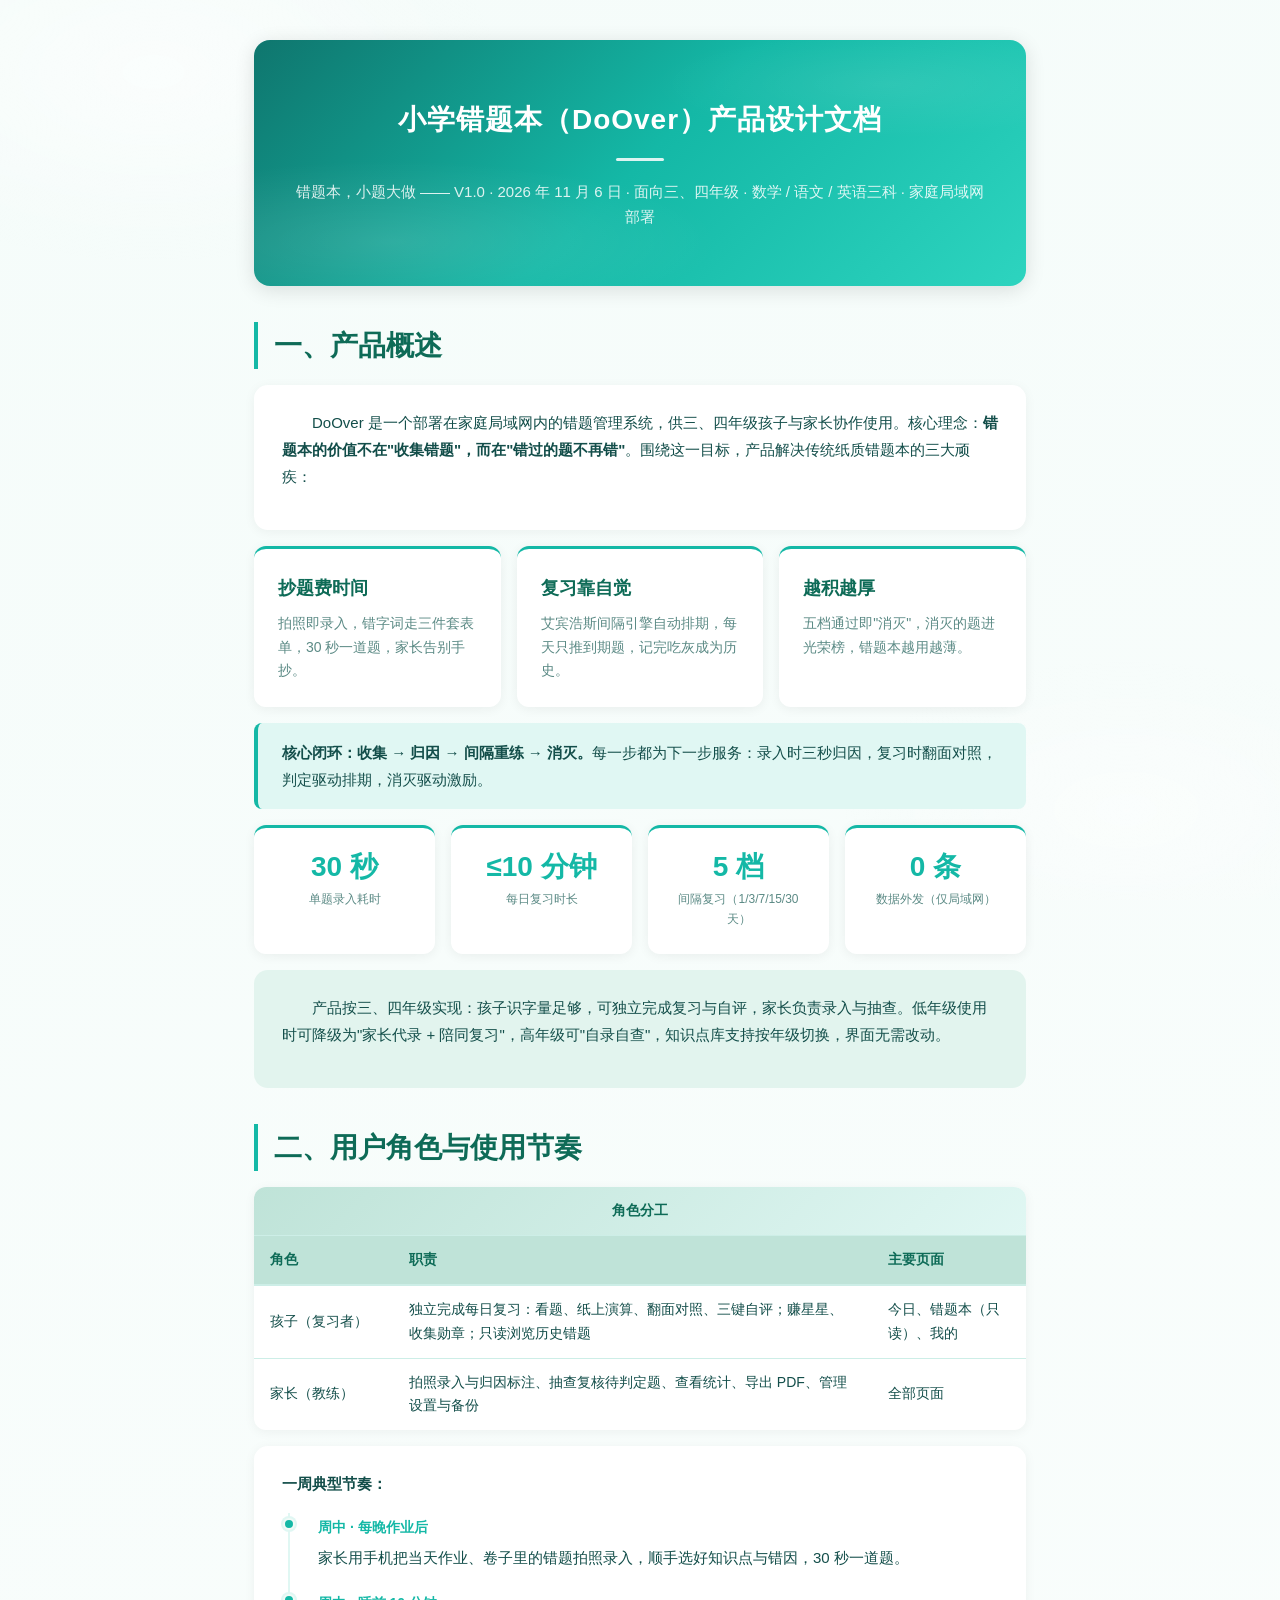
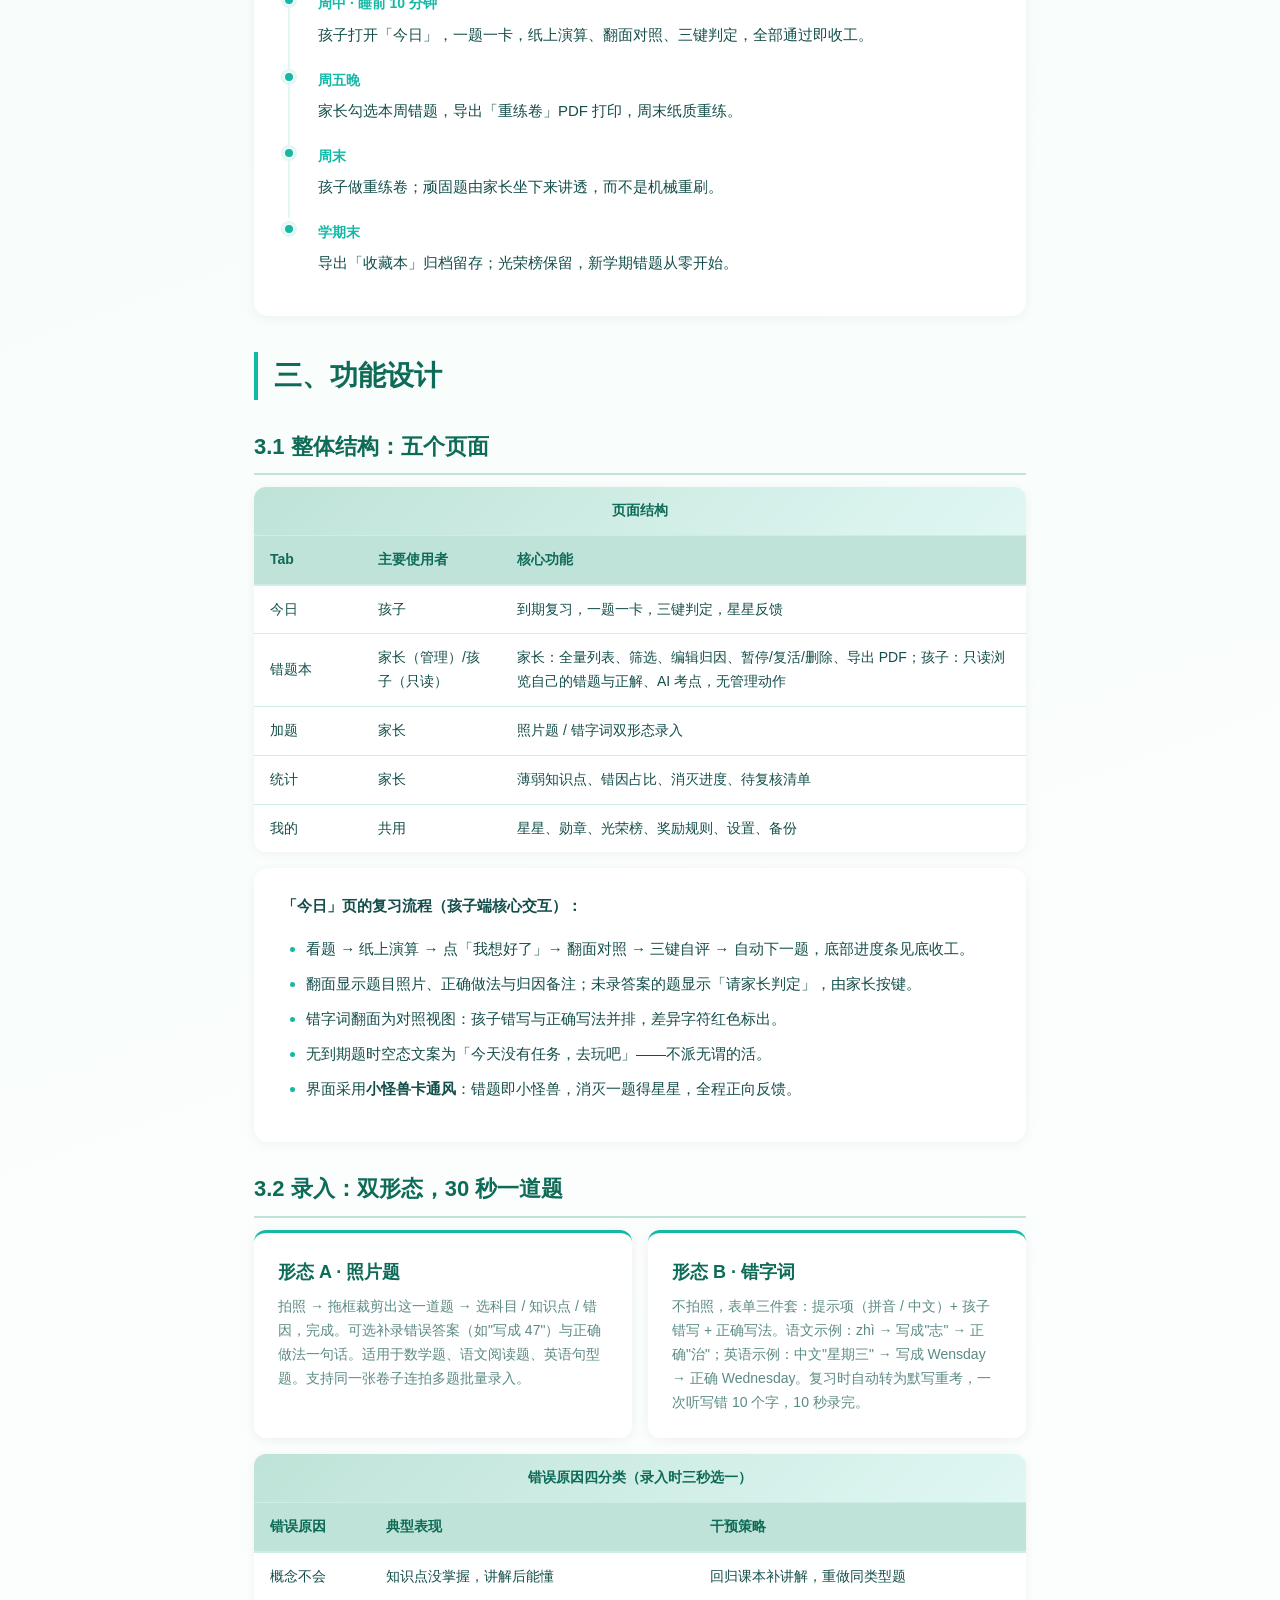
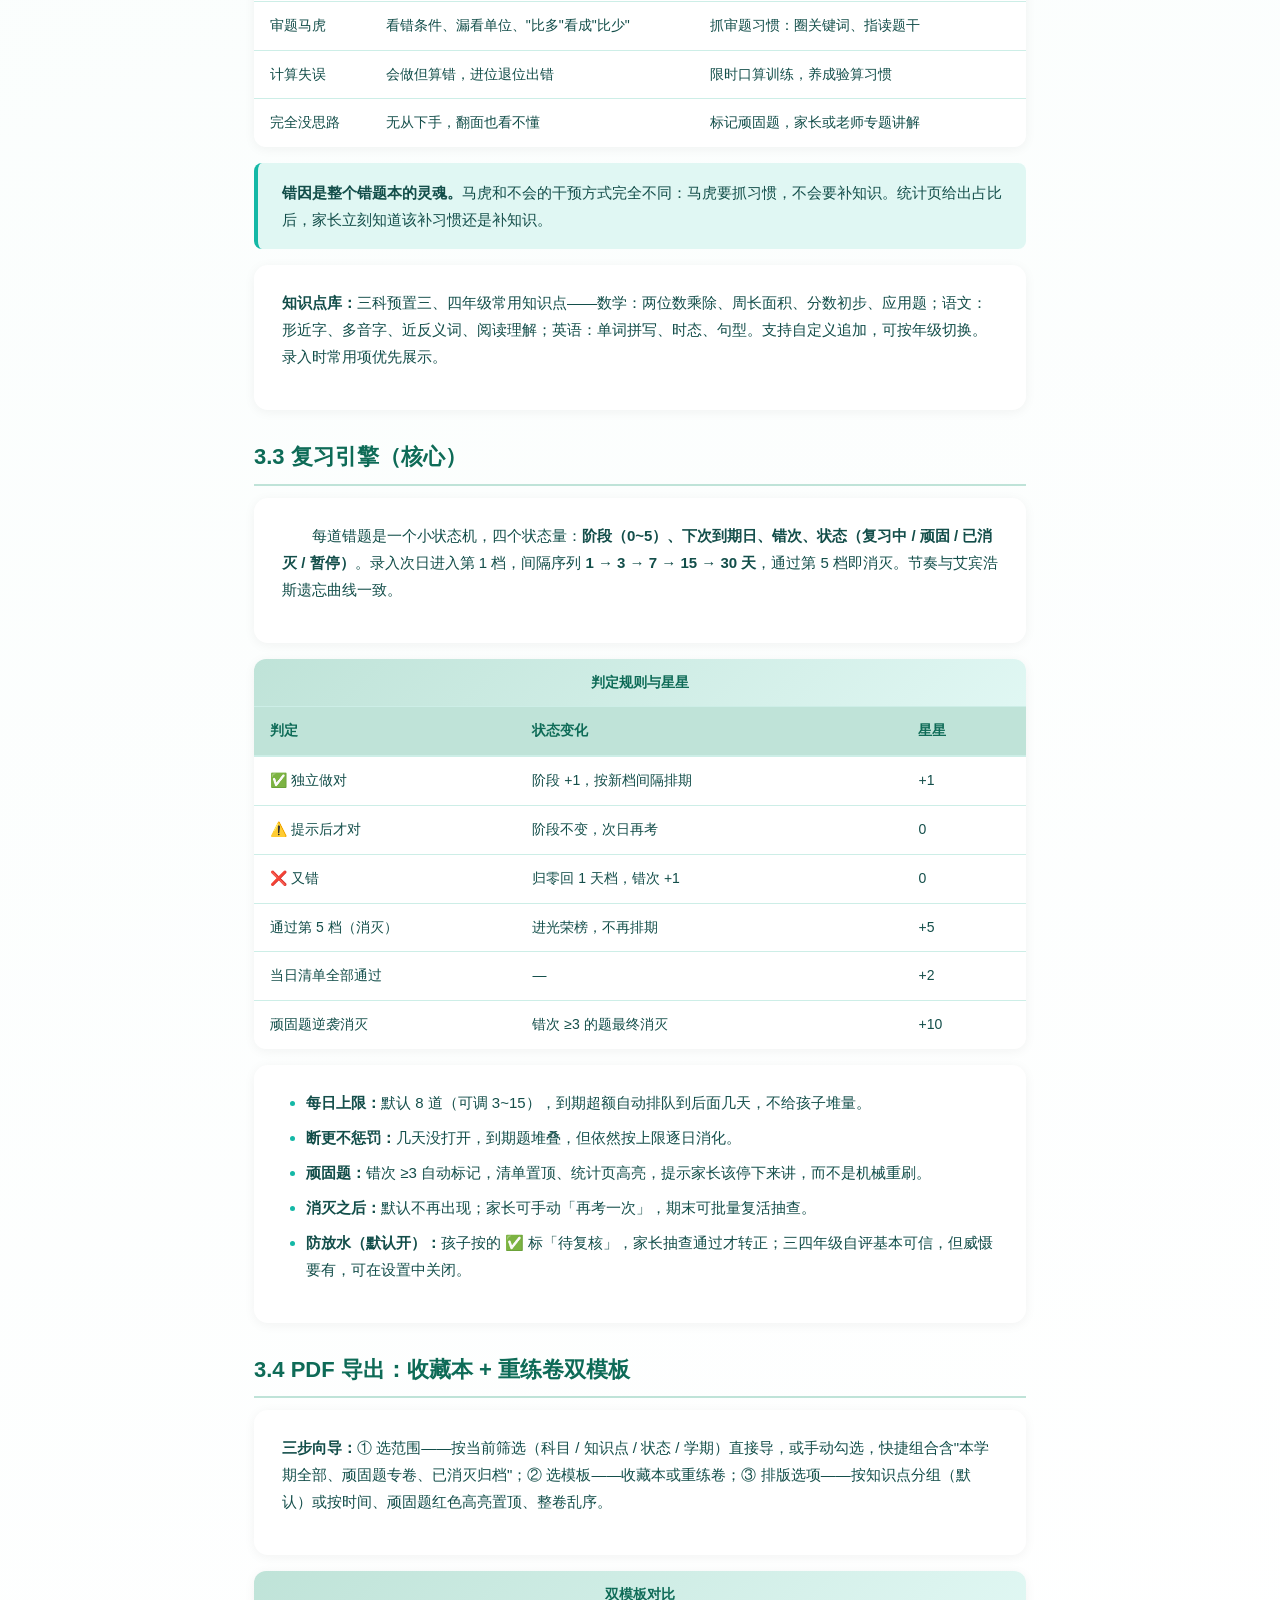
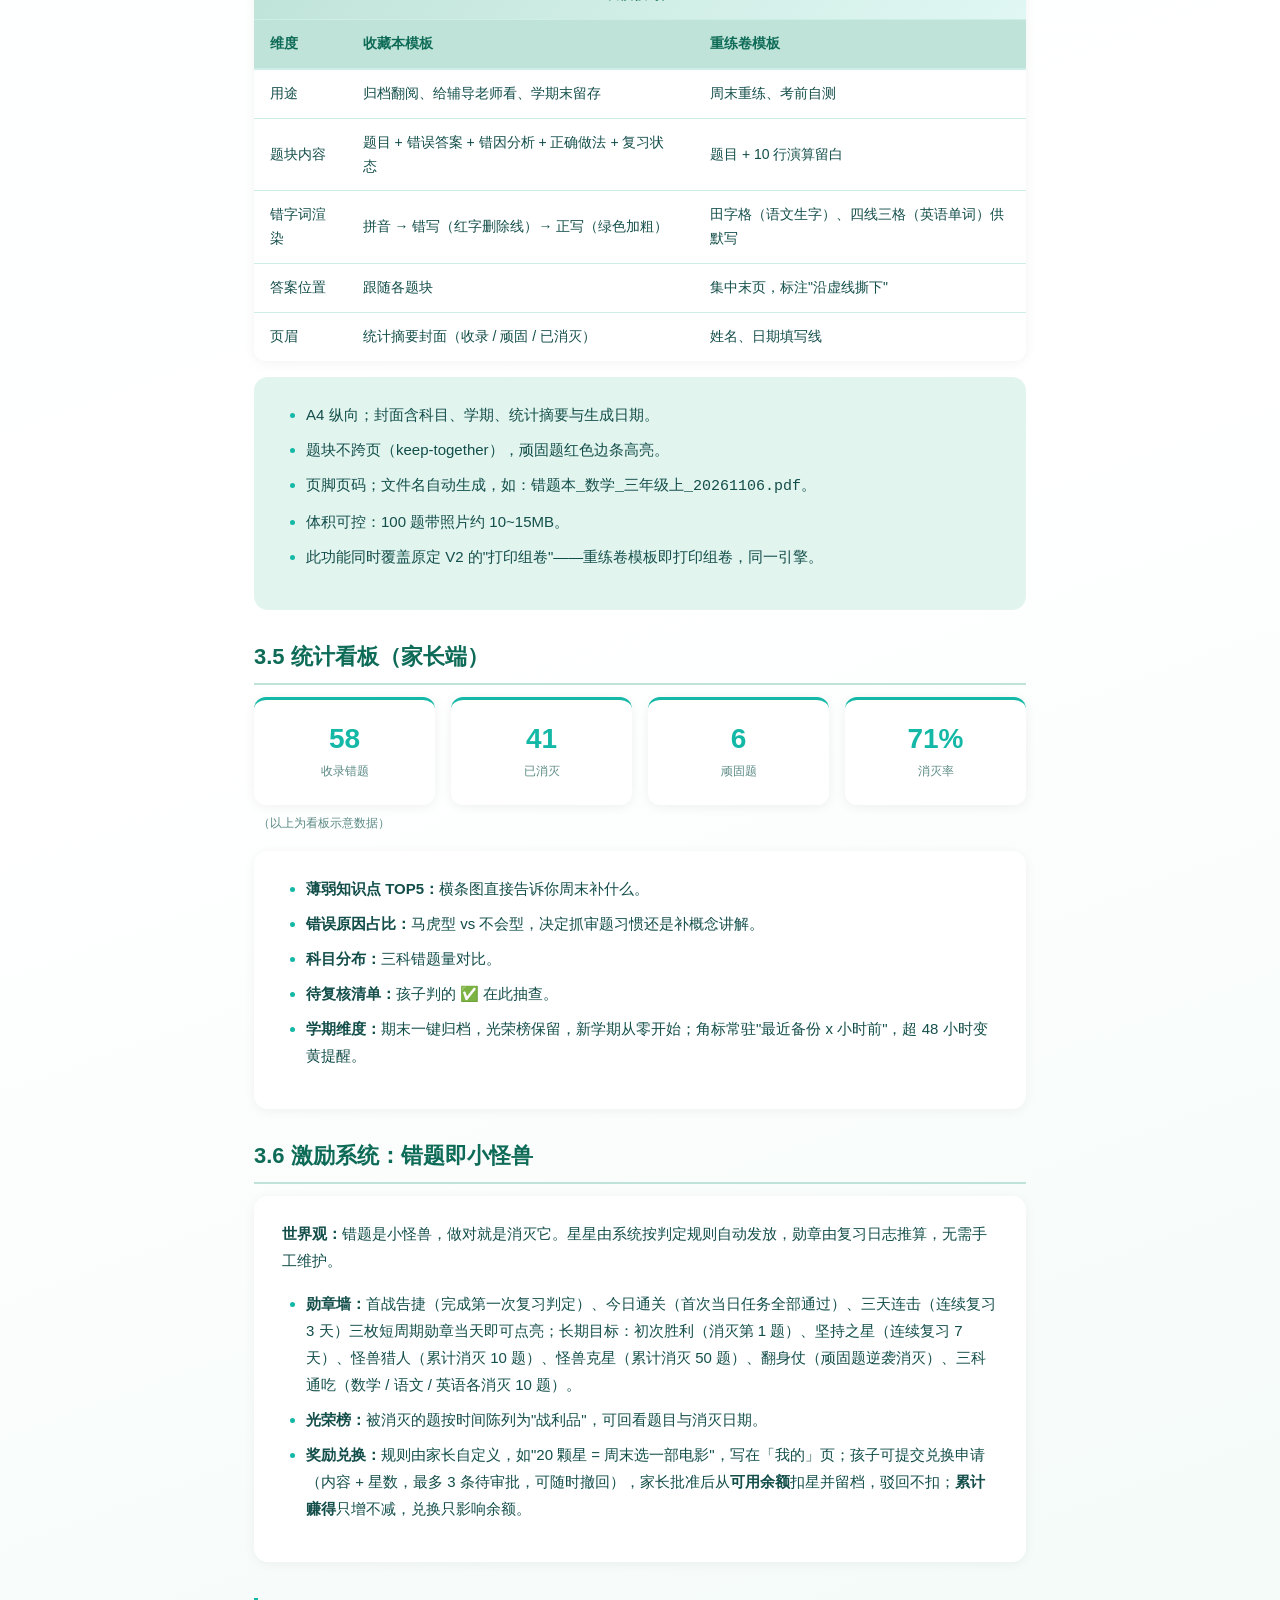
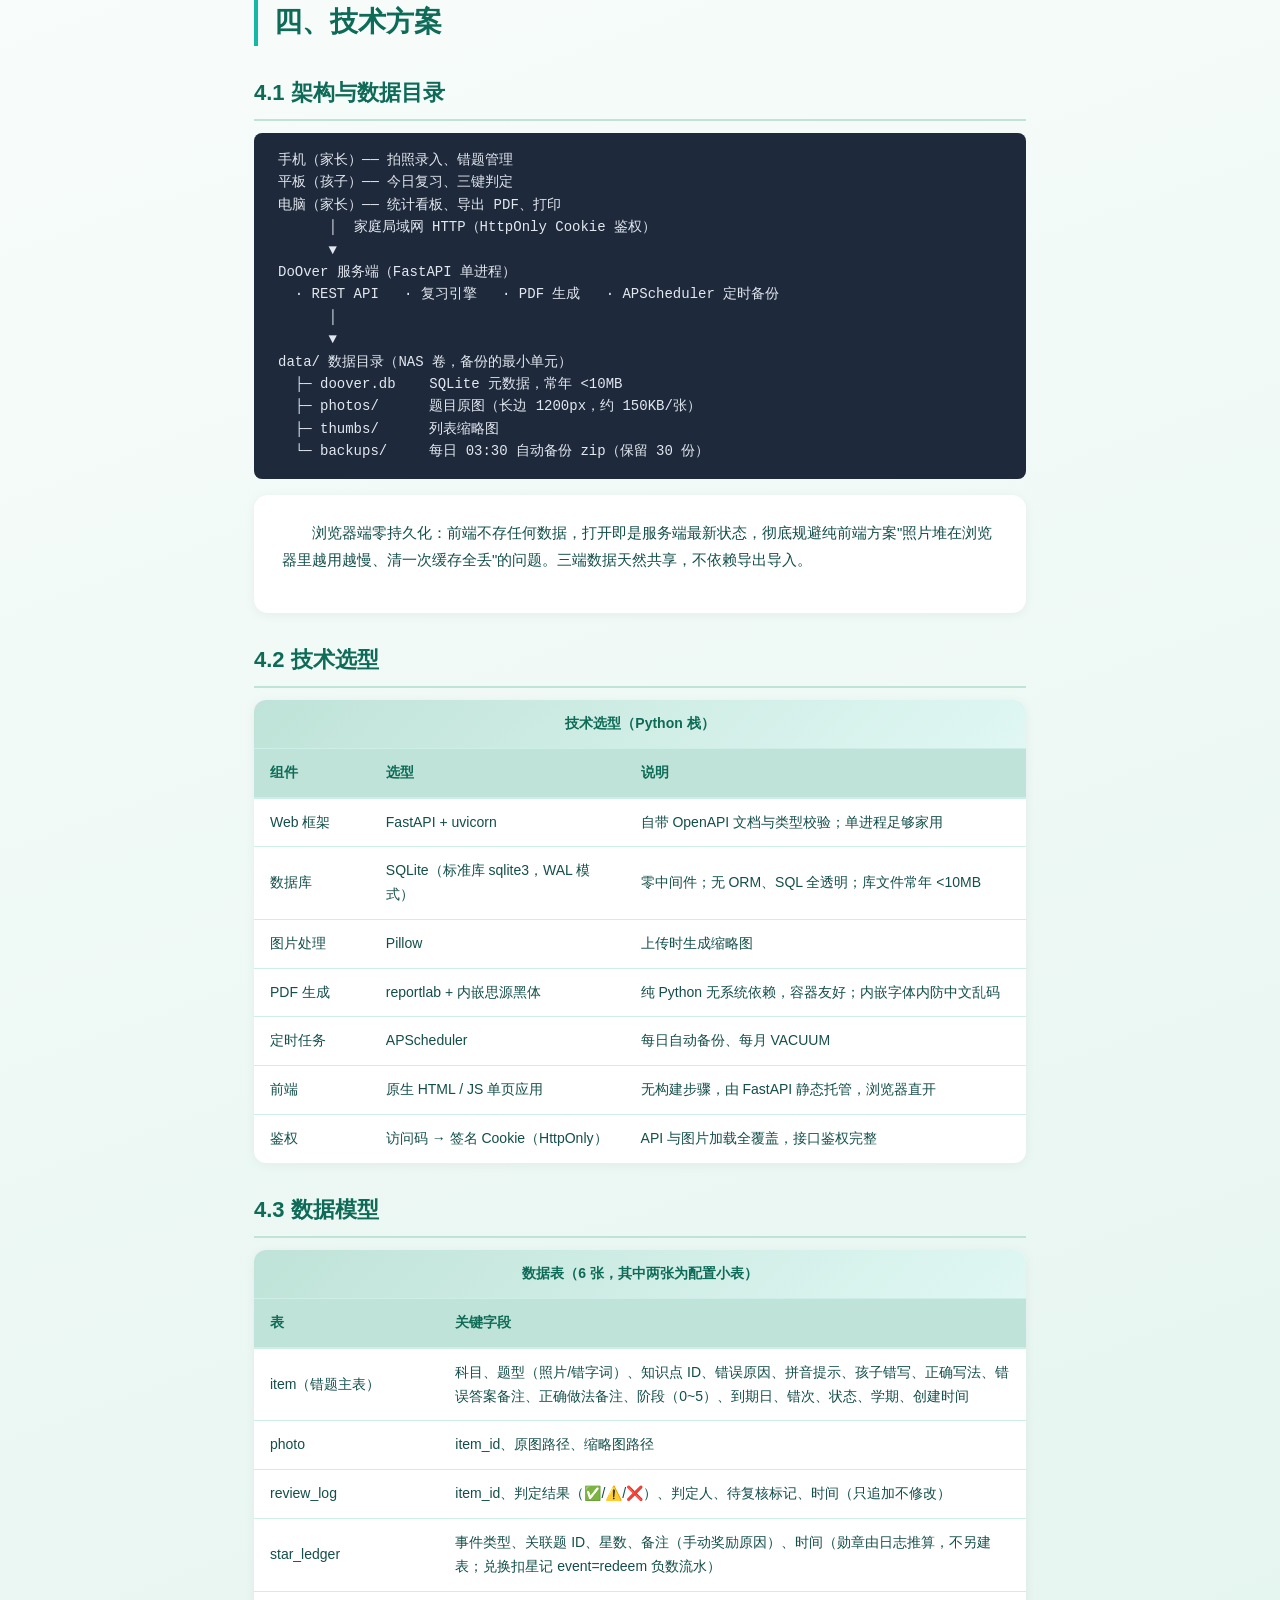
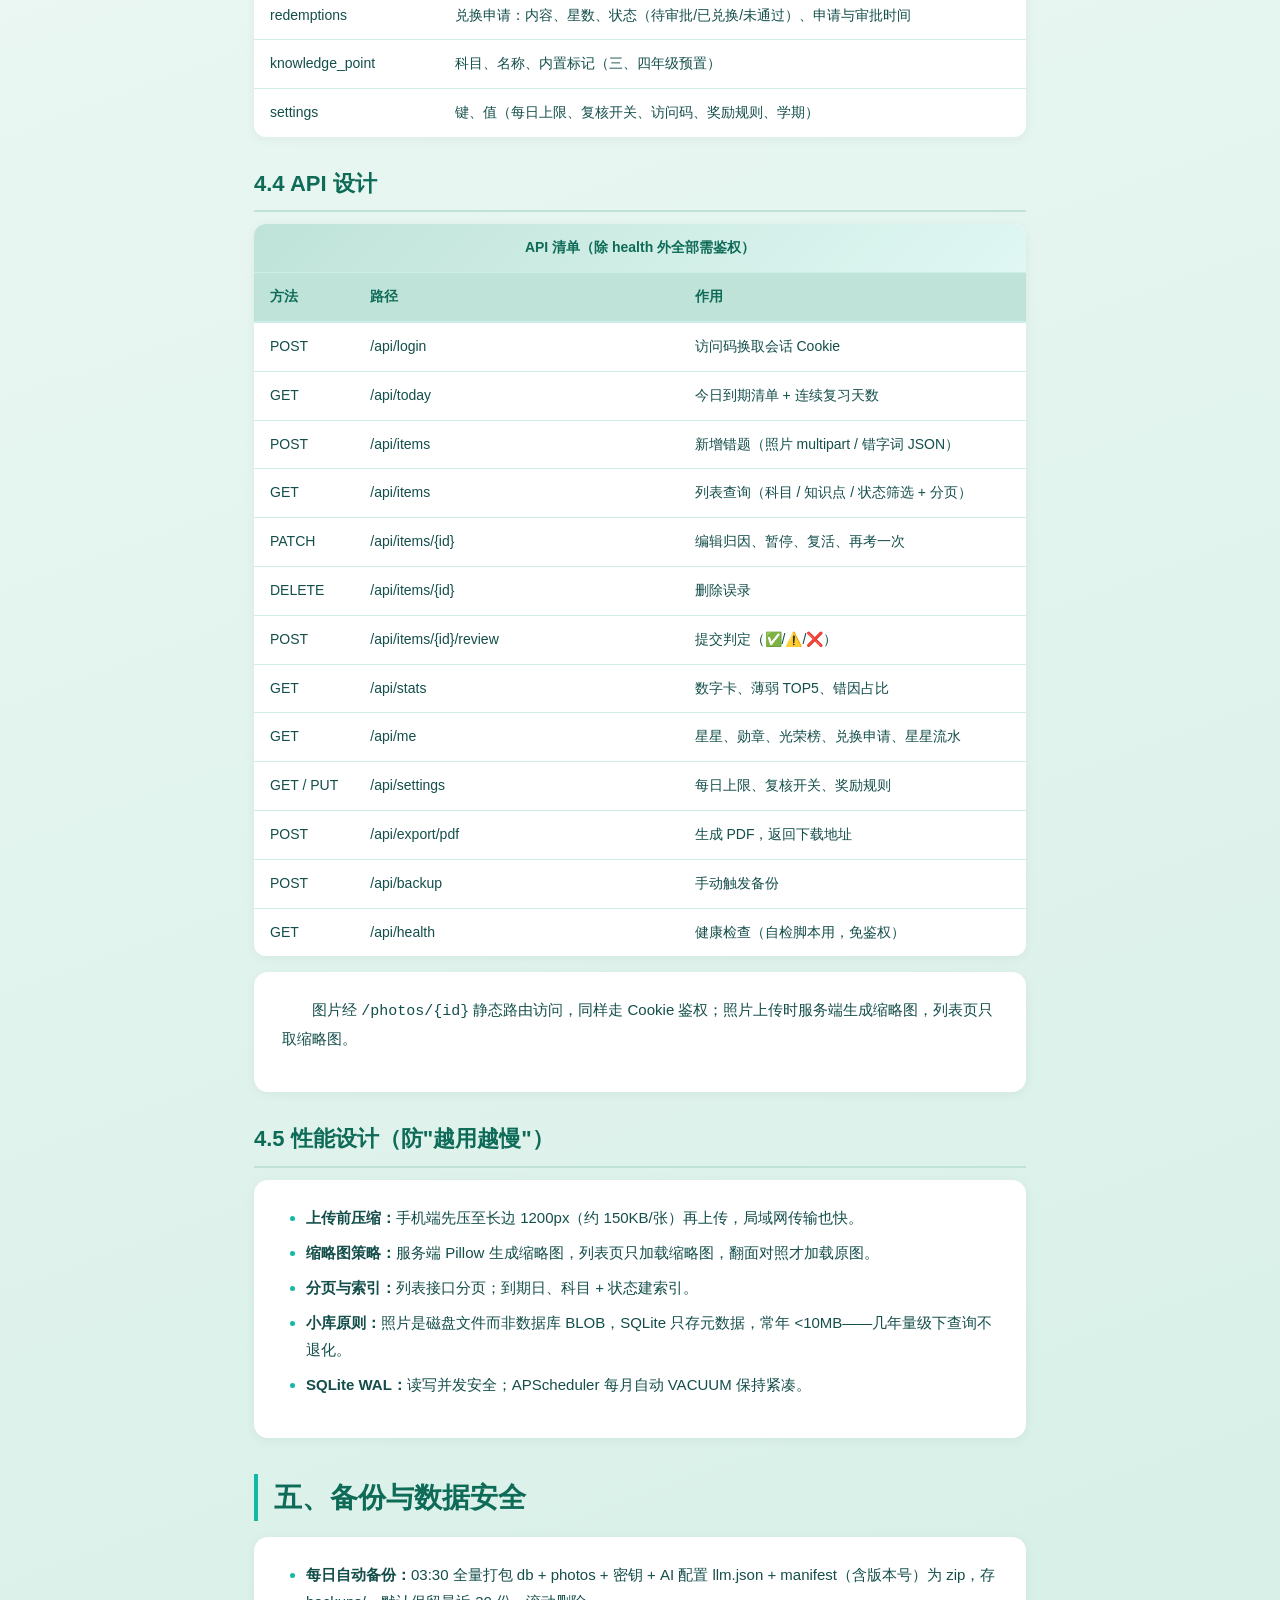
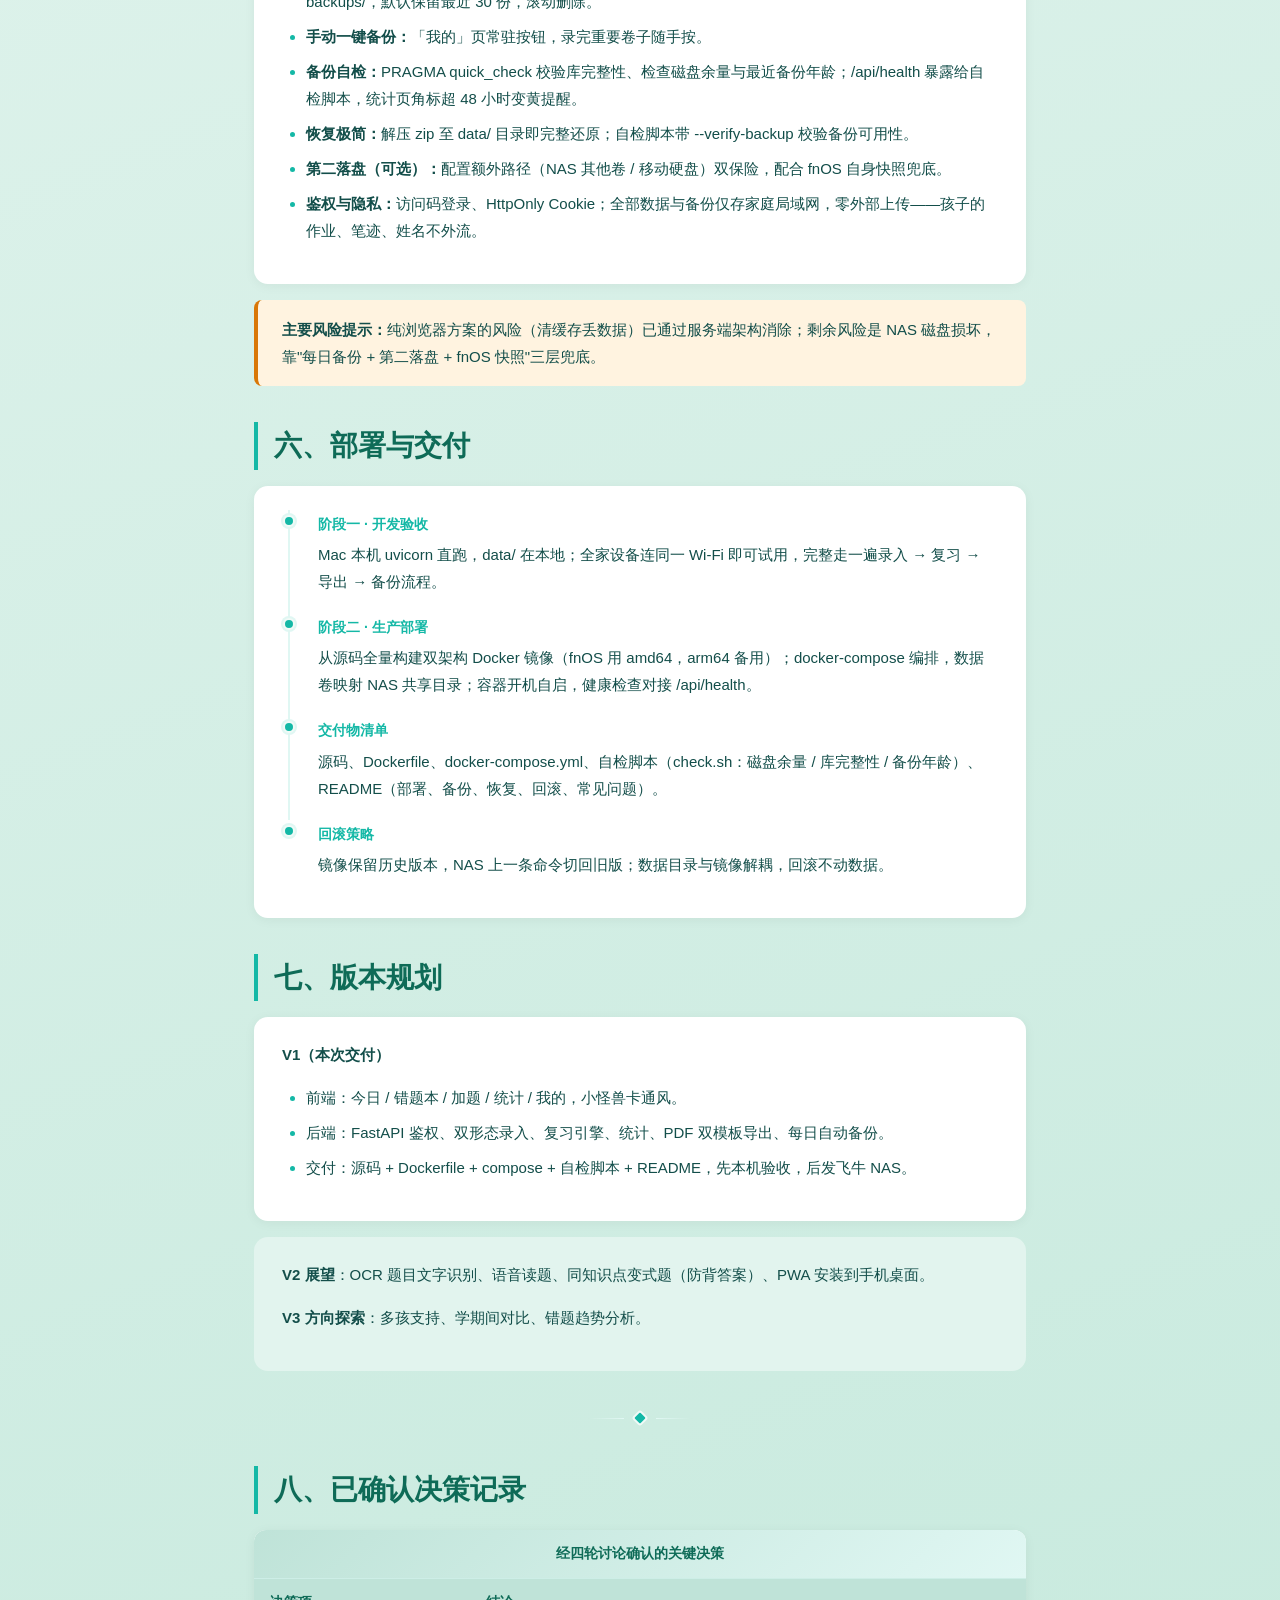
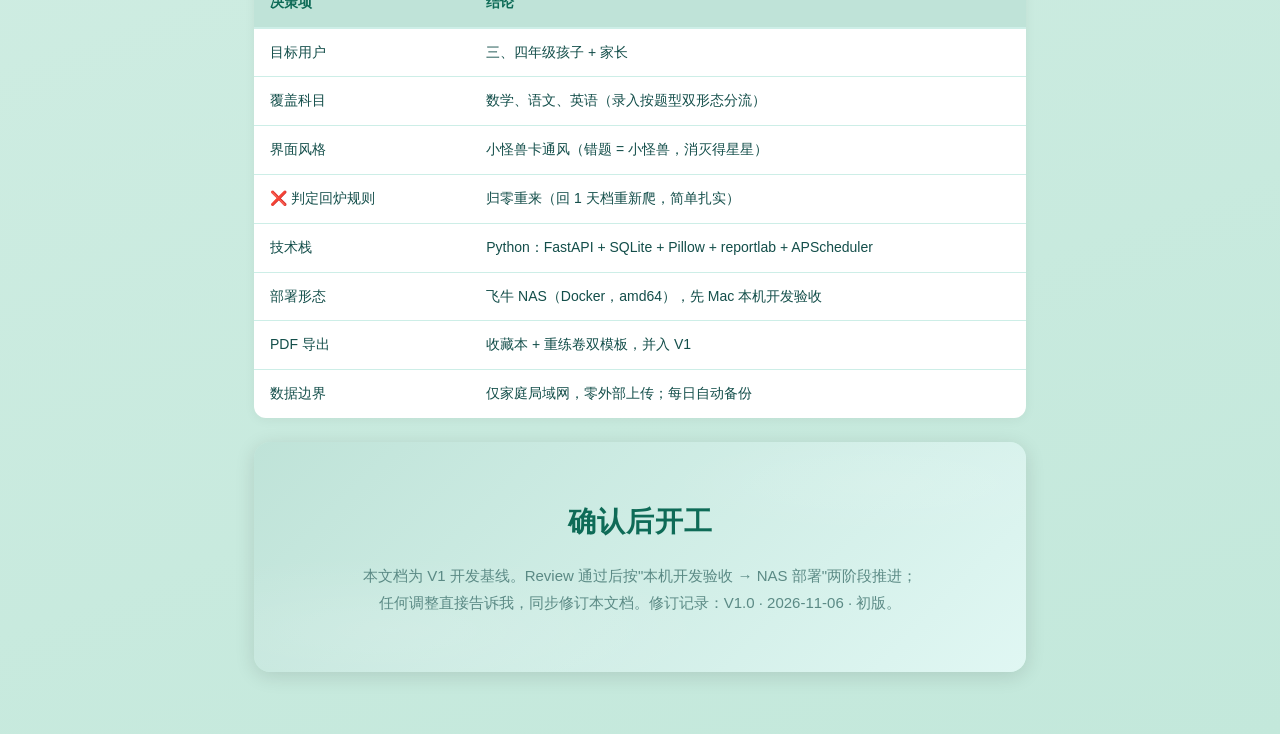
<file: 错题本产品设计文档.html>
<!DOCTYPE html>
<html lang="zh-CN">
<head>
<meta charset="UTF-8">
<meta name="viewport" content="width=device-width, initial-scale=1.0">
<title>小学错题本（DoOver）产品设计文档</title>
<style>
/* ========== Reset & Base ========== */
*, *::before, *::after { box-sizing: border-box; margin: 0; padding: 0; }
html { min-height: 100%; }
body {
  position: relative;
  font-family: -apple-system, "PingFang SC", "Hiragino Sans GB", "Microsoft YaHei", "Segoe UI", "Noto Sans SC", sans-serif;
  color: #134e4a;
  line-height: 1.7;
  -webkit-font-smoothing: antialiased;
  max-width: 820px;
  margin: 0 auto;
  padding: 40px 24px;
  background: linear-gradient(160deg, #f5fcfa 0%, #ffffff 45%, #c3e8db 100%);
  min-height: 100vh;
}
/* 全局光斑：两个白色 radial 光晕，营造页面呼吸感（纯装饰，转换时忽略） */
body::before {
  content: '';
  position: fixed;
  inset: 0;
  z-index: 0;
  pointer-events: none;
  background:
    radial-gradient(ellipse 45% 35% at 12% 8%, rgba(255,255,255,0.55) 0%, transparent 60%),
    radial-gradient(ellipse 40% 30% at 88% 90%, rgba(255,255,255,0.45) 0%, transparent 55%);
}
body > * { position: relative; z-index: 1; }

/* ========== 封面 Hero（深色渐变 + 光斑 + 白字） ========== */
.title {
  position: relative;
  overflow: hidden;
  padding: 56px 40px;
  text-align: center;
  background: linear-gradient(135deg, #0f766e 0%, #14b8a6 50%, #2dd4bf 100%);
  color: #ffffff;
  border-radius: 16px;
  margin-bottom: 24px;
  box-shadow: 0 4px 20px rgba(0,0,0,0.12);
}
.title::before {
  content: '';
  position: absolute; inset: 0;
  background:
    radial-gradient(ellipse 70% 55% at 18% 82%, rgba(255,255,255,0.12) 0%, transparent 60%),
    radial-gradient(ellipse 55% 40% at 82% 18%, rgba(255,255,255,0.08) 0%, transparent 55%);
  pointer-events: none;
}
.title > * { position: relative; z-index: 1; }
.title h1 { font-size: 28px; font-weight: 800; margin: 0 0 14px 0; letter-spacing: 1px; color: #ffffff; }
.title .accent-line {
  width: 48px; height: 3px; background: rgba(255,255,255,0.85);
  margin: 0 auto 18px; border-radius: 2px;
}
.title p { font-size: 15px; color: rgba(255,255,255,0.85); margin: 0; line-height: 1.7; }

/* ========== 章节标题 ========== */
h1.heading {
  font-size: 28px;
  color: #0e6b57;
  margin: 36px 0 16px 0;
  font-weight: 700;
  border-left: 4px solid #14b8a6;
  padding-left: 16px;
}
h2.heading {
  font-size: 22px;
  color: #0e6b57;
  margin: 28px 0 12px;
  padding-bottom: 8px;
  border-bottom: 2px solid #bfe3d8;
  font-weight: 600;
}

/* ========== 正文 / 列表 ========== */
.paragraph { font-size: 15px; color: #134e4a; line-height: 1.8; margin: 0 0 16px 0; text-indent: 2em; }
.paragraph.no-indent { text-indent: 0; }
.list { margin: 0 0 16px 0; padding-left: 24px; font-size: 15px; color: #134e4a; line-height: 1.8; }
.list li { margin-bottom: 8px; }
.list li::marker { color: #14b8a6; }

/* ========== 正文区卡片化容器 ========== */
.doc-section {
  background: #ffffff;
  border-radius: 14px;
  padding: 24px 28px;
  margin: 0 0 16px 0;
  box-shadow: 0 2px 12px rgba(0,0,0,0.05);
}
.doc-section.alt { background: #e2f4ee; box-shadow: none; }

/* ========== callout ========== */
.callout {
  margin: 0 0 16px 0;
  padding: 16px 24px;
  background: #e0f7f3;
  border-left: 4px solid #14b8a6;
  border-radius: 8px;
}
.callout[data-variant="warning"] { background: #FFF3E0; border-left-color: #d97706; }
.callout[data-variant="quote"]   { background: #f0fdfa; border-left-color: #14b8a6; }
.callout p { font-size: 15px; color: #134e4a; margin: 0; line-height: 1.8; }

/* ========== 表格 ========== */
.table-wrap {
  background: #ffffff;
  border-radius: 12px;
  box-shadow: 0 2px 12px rgba(0,0,0,0.05);
  overflow: hidden;
  margin: 0 0 16px 0;
}
.table-caption {
  padding: 12px 16px;
  background: linear-gradient(135deg, #bfe3d8, #e0f7f3);
  color: #0e6b57;
  font-size: 14px;
  font-weight: 600;
  text-align: center;
  border-bottom: 1px solid #cdeee7;
}
table.table { width: 100%; border-collapse: collapse; font-size: 14px; table-layout: fixed; }
table.table thead th {
  padding: 12px 16px;
  text-align: left;
  background: #bfe3d8;
  color: #0e6b57;
  font-weight: 700;
  border-bottom: 2px solid #cdeee7;
  word-break: break-word;
}
table.table tbody td { padding: 12px 16px; border-bottom: 1px solid #cdeee7; color: #134e4a; word-break: break-word; }
table.table tbody tr:last-child td { border-bottom: none; }
table.table tbody tr:hover { background: #e0f7f3; }

/* ========== stat ========== */
.stat-grid { display: flex; gap: 16px; margin: 0 0 16px 0; }
.stat {
  flex: 1;
  text-align: center;
  padding: 24px;
  background: #ffffff;
  border-radius: 12px;
  box-shadow: 0 2px 12px rgba(0,0,0,0.06);
  border-top: 3px solid #14b8a6;
}
.stat .num { font-size: 28px; color: #14b8a6; font-weight: 800; line-height: 1.1; }
.stat .label { font-size: 12px; color: #5b8a85; margin-top: 6px; }

/* ========== timeline ========== */
.timeline { list-style: none; padding: 0; margin: 0 0 16px 0; }
.timeline li {
  position: relative;
  padding-left: 28px;
  padding-bottom: 18px;
  border-left: 2px solid #e0f7f3;
  margin-left: 6px;
}
.timeline li:last-child { border-left-color: transparent; padding-bottom: 0; }
.timeline li::before {
  content: '';
  position: absolute;
  left: -7px; top: 5px;
  width: 12px; height: 12px;
  border-radius: 50%;
  background: #14b8a6;
  border: 2px solid #f1faf7;
  box-shadow: 0 0 0 2px #e0f7f3;
}
.timeline strong { font-size: 14px; color: #14b8a6; }
.timeline p { font-size: 15px; color: #134e4a; margin: 4px 0 0 0; line-height: 1.8; }

/* ========== code ========== */
.code {
  background: #1e293b;
  color: #e2e8f0;
  padding: 16px 24px;
  border-radius: 8px;
  font-size: 14px;
  line-height: 1.6;
  overflow-x: auto;
  margin: 0 0 16px 0;
  font-family: 'Cascadia Code', 'Fira Code', 'SF Mono', 'Source Code Pro', Consolas, monospace;
}

/* ========== card ========== */
.card-grid { display: flex; gap: 16px; margin: 0 0 16px 0; }
.card {
  flex: 1;
  background: #ffffff;
  padding: 24px;
  border-radius: 12px;
  box-shadow: 0 2px 12px rgba(0,0,0,0.06);
  border-top: 3px solid #14b8a6;
}
.card h3 { font-size: 18px; color: #0e6b57; margin: 0 0 8px 0; font-weight: 700; }
.card p  { font-size: 14px; color: #5b8a85; margin: 0; line-height: 1.7; }

/* ========== divider: 章节饰线 ========== */
.divider { margin: 32px 0; text-align: center; user-select: none; }
.divider .line {
  display: inline-block;
  width: 36px;
  height: 1px;
  vertical-align: middle;
  background: linear-gradient(to right, transparent, #e0f7f3);
}
.divider .line:last-child { background: linear-gradient(to left, transparent, #e0f7f3); }
.divider .diamond {
  display: inline-block;
  width: 8px; height: 8px;
  margin: 0 12px;
  vertical-align: middle;
  transform: rotate(45deg);
  background: #14b8a6;
  border-radius: 1px;
  box-shadow: 0 0 0 2px #f1faf7;
}

/* ========== 尾页 ========== */
.end_page {
  margin-top: 24px;
  padding: 56px 24px;
  text-align: center;
  background: linear-gradient(135deg, #bfe3d8 0%, #e0f7f3 100%);
  border-radius: 16px;
}
.end_page h1 { font-size: 28px; color: #0e6b57; margin: 0 0 16px 0; font-weight: 800; }
.end_page p  { font-size: 15px; color: #5b8a85; margin: 0; line-height: 1.8; }

/* ========== 响应式 ========== */
@media screen and (max-width: 600px) {
  body { padding: 16px !important; }
  h1 { font-size: 22px !important; }
  h2 { font-size: 18px !important; }
  h3 { font-size: 16px !important; }
  .stat-grid, .card-grid { flex-direction: column; }
}

/* ========== 打印优化 ========== */
@media print {
  body {
    padding: 0 !important;
    margin: 0 !important;
    background: #f1faf7;
    -webkit-print-color-adjust: exact !important;
    print-color-adjust: exact !important;
  }
  body::before { display: none; }
  .title, .end_page { border-radius: 0; box-shadow: none; }
  .doc-section, .card, .stat, .table-wrap { box-shadow: none; border: 1px solid #cdeee7; }
  section { break-inside: auto !important; }
}
</style>
</head>
<body class="mode-doc" data-palette="teal">

  <!-- ===== 封面 ===== -->
  <section class="title">
    <h1>小学错题本（DoOver）产品设计文档</h1>
    <div class="accent-line"></div>
    <p>错题本，小题大做 —— V1.0 · 2026 年 11 月 6 日 · 面向三、四年级 · 数学 / 语文 / 英语三科 · 家庭局域网部署</p>
  </section>

  <!-- ===== 一、产品概述 ===== -->
  <h1 class="heading" data-level="1">一、产品概述</h1>

  <div class="doc-section">
    <p class="paragraph">DoOver 是一个部署在家庭局域网内的错题管理系统，供三、四年级孩子与家长协作使用。核心理念：<strong>错题本的价值不在"收集错题"，而在"错过的题不再错"</strong>。围绕这一目标，产品解决传统纸质错题本的三大顽疾：</p>
  </div>

  <div class="card-grid" data-cols="3">
    <div class="card">
      <h3>抄题费时间</h3>
      <p>拍照即录入，错字词走三件套表单，30 秒一道题，家长告别手抄。</p>
    </div>
    <div class="card">
      <h3>复习靠自觉</h3>
      <p>艾宾浩斯间隔引擎自动排期，每天只推到期题，记完吃灰成为历史。</p>
    </div>
    <div class="card">
      <h3>越积越厚</h3>
      <p>五档通过即"消灭"，消灭的题进光荣榜，错题本越用越薄。</p>
    </div>
  </div>

  <aside class="callout" data-variant="tip">
    <p><strong>核心闭环：收集 → 归因 → 间隔重练 → 消灭。</strong>每一步都为下一步服务：录入时三秒归因，复习时翻面对照，判定驱动排期，消灭驱动激励。</p>
  </aside>

  <div class="stat-grid" data-cols="4">
    <div class="stat">
      <div class="num">30 秒</div>
      <div class="label">单题录入耗时</div>
    </div>
    <div class="stat">
      <div class="num">≤10 分钟</div>
      <div class="label">每日复习时长</div>
    </div>
    <div class="stat">
      <div class="num">5 档</div>
      <div class="label">间隔复习（1/3/7/15/30 天）</div>
    </div>
    <div class="stat">
      <div class="num">0 条</div>
      <div class="label">数据外发（仅局域网）</div>
    </div>
  </div>

  <div class="doc-section alt">
    <p class="paragraph">产品按三、四年级实现：孩子识字量足够，可独立完成复习与自评，家长负责录入与抽查。低年级使用时可降级为"家长代录 + 陪同复习"，高年级可"自录自查"，知识点库支持按年级切换，界面无需改动。</p>
  </div>

  <!-- ===== 二、用户角色与使用节奏 ===== -->
  <h1 class="heading" data-level="1">二、用户角色与使用节奏</h1>

  <div class="table-wrap">
    <div class="table-caption">角色分工</div>
    <table class="table" data-caption="角色分工">
      <colgroup><col style="width:18%"><col style="width:62%"><col style="width:20%"></colgroup>
      <thead>
        <tr><th>角色</th><th>职责</th><th>主要页面</th></tr>
      </thead>
      <tbody>
        <tr><td>孩子（复习者）</td><td>独立完成每日复习：看题、纸上演算、翻面对照、三键自评；赚星星、收集勋章；只读浏览历史错题</td><td>今日、错题本（只读）、我的</td></tr>
        <tr><td>家长（教练）</td><td>拍照录入与归因标注、抽查复核待判定题、查看统计、导出 PDF、管理设置与备份</td><td>全部页面</td></tr>
      </tbody>
    </table>
  </div>

  <div class="doc-section">
    <p class="paragraph no-indent"><strong>一周典型节奏：</strong></p>
    <ol class="timeline">
      <li>
        <strong>周中 · 每晚作业后</strong>
        <p>家长用手机把当天作业、卷子里的错题拍照录入，顺手选好知识点与错因，30 秒一道题。</p>
      </li>
      <li>
        <strong>周中 · 睡前 10 分钟</strong>
        <p>孩子打开「今日」，一题一卡，纸上演算、翻面对照、三键判定，全部通过即收工。</p>
      </li>
      <li>
        <strong>周五晚</strong>
        <p>家长勾选本周错题，导出「重练卷」PDF 打印，周末纸质重练。</p>
      </li>
      <li>
        <strong>周末</strong>
        <p>孩子做重练卷；顽固题由家长坐下来讲透，而不是机械重刷。</p>
      </li>
      <li>
        <strong>学期末</strong>
        <p>导出「收藏本」归档留存；光荣榜保留，新学期错题从零开始。</p>
      </li>
    </ol>
  </div>

  <!-- ===== 三、功能设计 ===== -->
  <h1 class="heading" data-level="1">三、功能设计</h1>

  <h2 class="heading" data-level="2">3.1 整体结构：五个页面</h2>

  <div class="table-wrap">
    <div class="table-caption">页面结构</div>
    <table class="table" data-caption="页面结构">
      <colgroup><col style="width:14%"><col style="width:18%"><col style="width:68%"></colgroup>
      <thead>
        <tr><th>Tab</th><th>主要使用者</th><th>核心功能</th></tr>
      </thead>
      <tbody>
        <tr><td>今日</td><td>孩子</td><td>到期复习，一题一卡，三键判定，星星反馈</td></tr>
        <tr><td>错题本</td><td>家长（管理）/孩子（只读）</td><td>家长：全量列表、筛选、编辑归因、暂停/复活/删除、导出 PDF；孩子：只读浏览自己的错题与正解、AI 考点，无管理动作</td></tr>
        <tr><td>加题</td><td>家长</td><td>照片题 / 错字词双形态录入</td></tr>
        <tr><td>统计</td><td>家长</td><td>薄弱知识点、错因占比、消灭进度、待复核清单</td></tr>
        <tr><td>我的</td><td>共用</td><td>星星、勋章、光荣榜、奖励规则、设置、备份</td></tr>
      </tbody>
    </table>
  </div>

  <div class="doc-section">
    <p class="paragraph no-indent"><strong>「今日」页的复习流程（孩子端核心交互）：</strong></p>
    <ul class="list">
      <li>看题 → 纸上演算 → 点「我想好了」→ 翻面对照 → 三键自评 → 自动下一题，底部进度条见底收工。</li>
      <li>翻面显示题目照片、正确做法与归因备注；未录答案的题显示「请家长判定」，由家长按键。</li>
      <li>错字词翻面为对照视图：孩子错写与正确写法并排，差异字符红色标出。</li>
      <li>无到期题时空态文案为「今天没有任务，去玩吧」——不派无谓的活。</li>
      <li>界面采用<strong>小怪兽卡通风</strong>：错题即小怪兽，消灭一题得星星，全程正向反馈。</li>
    </ul>
  </div>

  <h2 class="heading" data-level="2">3.2 录入：双形态，30 秒一道题</h2>

  <div class="card-grid" data-cols="2">
    <div class="card">
      <h3>形态 A · 照片题</h3>
      <p>拍照 → 拖框裁剪出这一道题 → 选科目 / 知识点 / 错因，完成。可选补录错误答案（如"写成 47"）与正确做法一句话。适用于数学题、语文阅读题、英语句型题。支持同一张卷子连拍多题批量录入。</p>
    </div>
    <div class="card">
      <h3>形态 B · 错字词</h3>
      <p>不拍照，表单三件套：提示项（拼音 / 中文）+ 孩子错写 + 正确写法。语文示例：zhì → 写成"志" → 正确"治"；英语示例：中文"星期三" → 写成 Wensday → 正确 Wednesday。复习时自动转为默写重考，一次听写错 10 个字，10 秒录完。</p>
    </div>
  </div>

  <div class="table-wrap">
    <div class="table-caption">错误原因四分类（录入时三秒选一）</div>
    <table class="table" data-caption="错误原因四分类">
      <colgroup><col style="width:15%"><col style="width:42%"><col style="width:43%"></colgroup>
      <thead>
        <tr><th>错误原因</th><th>典型表现</th><th>干预策略</th></tr>
      </thead>
      <tbody>
        <tr><td>概念不会</td><td>知识点没掌握，讲解后能懂</td><td>回归课本补讲解，重做同类型题</td></tr>
        <tr><td>审题马虎</td><td>看错条件、漏看单位、"比多"看成"比少"</td><td>抓审题习惯：圈关键词、指读题干</td></tr>
        <tr><td>计算失误</td><td>会做但算错，进位退位出错</td><td>限时口算训练，养成验算习惯</td></tr>
        <tr><td>完全没思路</td><td>无从下手，翻面也看不懂</td><td>标记顽固题，家长或老师专题讲解</td></tr>
      </tbody>
    </table>
  </div>

  <aside class="callout" data-variant="tip">
    <p><strong>错因是整个错题本的灵魂。</strong>马虎和不会的干预方式完全不同：马虎要抓习惯，不会要补知识。统计页给出占比后，家长立刻知道该补习惯还是补知识。</p>
  </aside>

  <div class="doc-section">
    <p class="paragraph no-indent"><strong>知识点库：</strong>三科预置三、四年级常用知识点——数学：两位数乘除、周长面积、分数初步、应用题；语文：形近字、多音字、近反义词、阅读理解；英语：单词拼写、时态、句型。支持自定义追加，可按年级切换。录入时常用项优先展示。</p>
  </div>

  <h2 class="heading" data-level="2">3.3 复习引擎（核心）</h2>

  <div class="doc-section">
    <p class="paragraph">每道错题是一个小状态机，四个状态量：<strong>阶段（0~5）、下次到期日、错次、状态（复习中 / 顽固 / 已消灭 / 暂停）</strong>。录入次日进入第 1 档，间隔序列 <strong>1 → 3 → 7 → 15 → 30 天</strong>，通过第 5 档即消灭。节奏与艾宾浩斯遗忘曲线一致。</p>
  </div>

  <div class="table-wrap">
    <div class="table-caption">判定规则与星星</div>
    <table class="table" data-caption="判定规则与星星">
      <colgroup><col style="width:34%"><col style="width:50%"><col style="width:16%"></colgroup>
      <thead>
        <tr><th>判定</th><th>状态变化</th><th>星星</th></tr>
      </thead>
      <tbody>
        <tr><td>✅ 独立做对</td><td>阶段 +1，按新档间隔排期</td><td>+1</td></tr>
        <tr><td>⚠️ 提示后才对</td><td>阶段不变，次日再考</td><td>0</td></tr>
        <tr><td>❌ 又错</td><td>归零回 1 天档，错次 +1</td><td>0</td></tr>
        <tr><td>通过第 5 档（消灭）</td><td>进光荣榜，不再排期</td><td>+5</td></tr>
        <tr><td>当日清单全部通过</td><td>—</td><td>+2</td></tr>
        <tr><td>顽固题逆袭消灭</td><td>错次 ≥3 的题最终消灭</td><td>+10</td></tr>
      </tbody>
    </table>
  </div>

  <div class="doc-section">
    <ul class="list">
      <li><strong>每日上限：</strong>默认 8 道（可调 3~15），到期超额自动排队到后面几天，不给孩子堆量。</li>
      <li><strong>断更不惩罚：</strong>几天没打开，到期题堆叠，但依然按上限逐日消化。</li>
      <li><strong>顽固题：</strong>错次 ≥3 自动标记，清单置顶、统计页高亮，提示家长该停下来讲，而不是机械重刷。</li>
      <li><strong>消灭之后：</strong>默认不再出现；家长可手动「再考一次」，期末可批量复活抽查。</li>
      <li><strong>防放水（默认开）：</strong>孩子按的 ✅ 标「待复核」，家长抽查通过才转正；三四年级自评基本可信，但威慑要有，可在设置中关闭。</li>
    </ul>
  </div>

  <h2 class="heading" data-level="2">3.4 PDF 导出：收藏本 + 重练卷双模板</h2>

  <div class="doc-section">
    <p class="paragraph no-indent"><strong>三步向导：</strong>① 选范围——按当前筛选（科目 / 知识点 / 状态 / 学期）直接导，或手动勾选，快捷组合含"本学期全部、顽固题专卷、已消灭归档"；② 选模板——收藏本或重练卷；③ 排版选项——按知识点分组（默认）或按时间、顽固题红色高亮置顶、整卷乱序。</p>
  </div>

  <div class="table-wrap">
    <div class="table-caption">双模板对比</div>
    <table class="table" data-caption="双模板对比">
      <colgroup><col style="width:12%"><col style="width:45%"><col style="width:43%"></colgroup>
      <thead>
        <tr><th>维度</th><th>收藏本模板</th><th>重练卷模板</th></tr>
      </thead>
      <tbody>
        <tr><td>用途</td><td>归档翻阅、给辅导老师看、学期末留存</td><td>周末重练、考前自测</td></tr>
        <tr><td>题块内容</td><td>题目 + 错误答案 + 错因分析 + 正确做法 + 复习状态</td><td>题目 + 10 行演算留白</td></tr>
        <tr><td>错字词渲染</td><td>拼音 → 错写（红字删除线）→ 正写（绿色加粗）</td><td>田字格（语文生字）、四线三格（英语单词）供默写</td></tr>
        <tr><td>答案位置</td><td>跟随各题块</td><td>集中末页，标注"沿虚线撕下"</td></tr>
        <tr><td>页眉</td><td>统计摘要封面（收录 / 顽固 / 已消灭）</td><td>姓名、日期填写线</td></tr>
      </tbody>
    </table>
  </div>

  <div class="doc-section alt">
    <ul class="list">
      <li>A4 纵向；封面含科目、学期、统计摘要与生成日期。</li>
      <li>题块不跨页（keep-together），顽固题红色边条高亮。</li>
      <li>页脚页码；文件名自动生成，如：<code>错题本_数学_三年级上_20261106.pdf</code>。</li>
      <li>体积可控：100 题带照片约 10~15MB。</li>
      <li>此功能同时覆盖原定 V2 的"打印组卷"——重练卷模板即打印组卷，同一引擎。</li>
    </ul>
  </div>

  <h2 class="heading" data-level="2">3.5 统计看板（家长端）</h2>

  <div class="stat-grid" data-cols="4">
    <div class="stat">
      <div class="num">58</div>
      <div class="label">收录错题</div>
    </div>
    <div class="stat">
      <div class="num">41</div>
      <div class="label">已消灭</div>
    </div>
    <div class="stat">
      <div class="num">6</div>
      <div class="label">顽固题</div>
    </div>
    <div class="stat">
      <div class="num">71%</div>
      <div class="label">消灭率</div>
    </div>
  </div>
  <p class="paragraph no-indent" style="font-size:12px;color:#5b8a85;margin:-8px 0 16px 4px;">（以上为看板示意数据）</p>

  <div class="doc-section">
    <ul class="list">
      <li><strong>薄弱知识点 TOP5：</strong>横条图直接告诉你周末补什么。</li>
      <li><strong>错误原因占比：</strong>马虎型 vs 不会型，决定抓审题习惯还是补概念讲解。</li>
      <li><strong>科目分布：</strong>三科错题量对比。</li>
      <li><strong>待复核清单：</strong>孩子判的 ✅ 在此抽查。</li>
      <li><strong>学期维度：</strong>期末一键归档，光荣榜保留，新学期从零开始；角标常驻"最近备份 x 小时前"，超 48 小时变黄提醒。</li>
    </ul>
  </div>

  <h2 class="heading" data-level="2">3.6 激励系统：错题即小怪兽</h2>

  <div class="doc-section">
    <p class="paragraph no-indent"><strong>世界观：</strong>错题是小怪兽，做对就是消灭它。星星由系统按判定规则自动发放，勋章由复习日志推算，无需手工维护。</p>
    <ul class="list">
      <li><strong>勋章墙：</strong>首战告捷（完成第一次复习判定）、今日通关（首次当日任务全部通过）、三天连击（连续复习 3 天）三枚短周期勋章当天即可点亮；长期目标：初次胜利（消灭第 1 题）、坚持之星（连续复习 7 天）、怪兽猎人（累计消灭 10 题）、怪兽克星（累计消灭 50 题）、翻身仗（顽固题逆袭消灭）、三科通吃（数学 / 语文 / 英语各消灭 10 题）。</li>
      <li><strong>光荣榜：</strong>被消灭的题按时间陈列为"战利品"，可回看题目与消灭日期。</li>
      <li><strong>奖励兑换：</strong>规则由家长自定义，如"20 颗星 = 周末选一部电影"，写在「我的」页；孩子可提交兑换申请（内容 + 星数，最多 3 条待审批，可随时撤回），家长批准后从<strong>可用余额</strong>扣星并留档，驳回不扣；<strong>累计赚得</strong>只增不减，兑换只影响余额。</li>
    </ul>
  </div>

  <!-- ===== 四、技术方案 ===== -->
  <h1 class="heading" data-level="1">四、技术方案</h1>

  <h2 class="heading" data-level="2">4.1 架构与数据目录</h2>

  <pre class="code" data-lang="text"><code>手机（家长）── 拍照录入、错题管理
平板（孩子）── 今日复习、三键判定
电脑（家长）── 统计看板、导出 PDF、打印
      │  家庭局域网 HTTP（HttpOnly Cookie 鉴权）
      ▼
DoOver 服务端（FastAPI 单进程）
  · REST API   · 复习引擎   · PDF 生成   · APScheduler 定时备份
      │
      ▼
data/ 数据目录（NAS 卷，备份的最小单元）
  ├─ doover.db    SQLite 元数据，常年 &lt;10MB
  ├─ photos/      题目原图（长边 1200px，约 150KB/张）
  ├─ thumbs/      列表缩略图
  └─ backups/     每日 03:30 自动备份 zip（保留 30 份）</code></pre>

  <div class="doc-section">
    <p class="paragraph">浏览器端零持久化：前端不存任何数据，打开即是服务端最新状态，彻底规避纯前端方案"照片堆在浏览器里越用越慢、清一次缓存全丢"的问题。三端数据天然共享，不依赖导出导入。</p>
  </div>

  <h2 class="heading" data-level="2">4.2 技术选型</h2>

  <div class="table-wrap">
    <div class="table-caption">技术选型（Python 栈）</div>
    <table class="table" data-caption="技术选型（Python 栈）">
      <colgroup><col style="width:15%"><col style="width:33%"><col style="width:52%"></colgroup>
      <thead>
        <tr><th>组件</th><th>选型</th><th>说明</th></tr>
      </thead>
      <tbody>
        <tr><td>Web 框架</td><td>FastAPI + uvicorn</td><td>自带 OpenAPI 文档与类型校验；单进程足够家用</td></tr>
        <tr><td>数据库</td><td>SQLite（标准库 sqlite3，WAL 模式）</td><td>零中间件；无 ORM、SQL 全透明；库文件常年 &lt;10MB</td></tr>
        <tr><td>图片处理</td><td>Pillow</td><td>上传时生成缩略图</td></tr>
        <tr><td>PDF 生成</td><td>reportlab + 内嵌思源黑体</td><td>纯 Python 无系统依赖，容器友好；内嵌字体内防中文乱码</td></tr>
        <tr><td>定时任务</td><td>APScheduler</td><td>每日自动备份、每月 VACUUM</td></tr>
        <tr><td>前端</td><td>原生 HTML / JS 单页应用</td><td>无构建步骤，由 FastAPI 静态托管，浏览器直开</td></tr>
        <tr><td>鉴权</td><td>访问码 → 签名 Cookie（HttpOnly）</td><td>API 与图片加载全覆盖，接口鉴权完整</td></tr>
      </tbody>
    </table>
  </div>

  <h2 class="heading" data-level="2">4.3 数据模型</h2>

  <div class="table-wrap">
    <div class="table-caption">数据表（6 张，其中两张为配置小表）</div>
    <table class="table" data-caption="数据表（6 张，其中两张为配置小表）">
      <colgroup><col style="width:24%"><col style="width:76%"></colgroup>
      <thead>
        <tr><th>表</th><th>关键字段</th></tr>
      </thead>
      <tbody>
        <tr><td>item（错题主表）</td><td>科目、题型（照片/错字词）、知识点 ID、错误原因、拼音提示、孩子错写、正确写法、错误答案备注、正确做法备注、阶段（0~5）、到期日、错次、状态、学期、创建时间</td></tr>
        <tr><td>photo</td><td>item_id、原图路径、缩略图路径</td></tr>
        <tr><td>review_log</td><td>item_id、判定结果（✅/⚠️/❌）、判定人、待复核标记、时间（只追加不修改）</td></tr>
        <tr><td>star_ledger</td><td>事件类型、关联题 ID、星数、备注（手动奖励原因）、时间（勋章由日志推算，不另建表；兑换扣星记 event=redeem 负数流水）</td></tr>
        <tr><td>redemptions</td><td>兑换申请：内容、星数、状态（待审批/已兑换/未通过）、申请与审批时间</td></tr>
        <tr><td>knowledge_point</td><td>科目、名称、内置标记（三、四年级预置）</td></tr>
        <tr><td>settings</td><td>键、值（每日上限、复核开关、访问码、奖励规则、学期）</td></tr>
      </tbody>
    </table>
  </div>

  <h2 class="heading" data-level="2">4.4 API 设计</h2>

  <div class="table-wrap">
    <div class="table-caption">API 清单（除 health 外全部需鉴权）</div>
    <table class="table" data-caption="API 清单（除 health 外全部需鉴权）">
      <colgroup><col style="width:13%"><col style="width:42%"><col style="width:45%"></colgroup>
      <thead>
        <tr><th>方法</th><th>路径</th><th>作用</th></tr>
      </thead>
      <tbody>
        <tr><td>POST</td><td>/api/login</td><td>访问码换取会话 Cookie</td></tr>
        <tr><td>GET</td><td>/api/today</td><td>今日到期清单 + 连续复习天数</td></tr>
        <tr><td>POST</td><td>/api/items</td><td>新增错题（照片 multipart / 错字词 JSON）</td></tr>
        <tr><td>GET</td><td>/api/items</td><td>列表查询（科目 / 知识点 / 状态筛选 + 分页）</td></tr>
        <tr><td>PATCH</td><td>/api/items/{id}</td><td>编辑归因、暂停、复活、再考一次</td></tr>
        <tr><td>DELETE</td><td>/api/items/{id}</td><td>删除误录</td></tr>
        <tr><td>POST</td><td>/api/items/{id}/review</td><td>提交判定（✅/⚠️/❌）</td></tr>
        <tr><td>GET</td><td>/api/stats</td><td>数字卡、薄弱 TOP5、错因占比</td></tr>
        <tr><td>GET</td><td>/api/me</td><td>星星、勋章、光荣榜、兑换申请、星星流水</td></tr>
        <tr><td>GET / PUT</td><td>/api/settings</td><td>每日上限、复核开关、奖励规则</td></tr>
        <tr><td>POST</td><td>/api/export/pdf</td><td>生成 PDF，返回下载地址</td></tr>
        <tr><td>POST</td><td>/api/backup</td><td>手动触发备份</td></tr>
        <tr><td>GET</td><td>/api/health</td><td>健康检查（自检脚本用，免鉴权）</td></tr>
      </tbody>
    </table>
  </div>

  <div class="doc-section">
    <p class="paragraph">图片经 <code>/photos/{id}</code> 静态路由访问，同样走 Cookie 鉴权；照片上传时服务端生成缩略图，列表页只取缩略图。</p>
  </div>

  <h2 class="heading" data-level="2">4.5 性能设计（防"越用越慢"）</h2>

  <div class="doc-section">
    <ul class="list">
      <li><strong>上传前压缩：</strong>手机端先压至长边 1200px（约 150KB/张）再上传，局域网传输也快。</li>
      <li><strong>缩略图策略：</strong>服务端 Pillow 生成缩略图，列表页只加载缩略图，翻面对照才加载原图。</li>
      <li><strong>分页与索引：</strong>列表接口分页；到期日、科目 + 状态建索引。</li>
      <li><strong>小库原则：</strong>照片是磁盘文件而非数据库 BLOB，SQLite 只存元数据，常年 &lt;10MB——几年量级下查询不退化。</li>
      <li><strong>SQLite WAL：</strong>读写并发安全；APScheduler 每月自动 VACUUM 保持紧凑。</li>
    </ul>
  </div>

  <!-- ===== 五、备份与数据安全 ===== -->
  <h1 class="heading" data-level="1">五、备份与数据安全</h1>

  <div class="doc-section">
    <ul class="list">
      <li><strong>每日自动备份：</strong>03:30 全量打包 db + photos + 密钥 + AI 配置 llm.json + manifest（含版本号）为 zip，存 backups/，默认保留最近 30 份，滚动删除。</li>
      <li><strong>手动一键备份：</strong>「我的」页常驻按钮，录完重要卷子随手按。</li>
      <li><strong>备份自检：</strong>PRAGMA quick_check 校验库完整性、检查磁盘余量与最近备份年龄；/api/health 暴露给自检脚本，统计页角标超 48 小时变黄提醒。</li>
      <li><strong>恢复极简：</strong>解压 zip 至 data/ 目录即完整还原；自检脚本带 --verify-backup 校验备份可用性。</li>
      <li><strong>第二落盘（可选）：</strong>配置额外路径（NAS 其他卷 / 移动硬盘）双保险，配合 fnOS 自身快照兜底。</li>
      <li><strong>鉴权与隐私：</strong>访问码登录、HttpOnly Cookie；全部数据与备份仅存家庭局域网，零外部上传——孩子的作业、笔迹、姓名不外流。</li>
    </ul>
  </div>

  <aside class="callout" data-variant="warning">
    <p><strong>主要风险提示：</strong>纯浏览器方案的风险（清缓存丢数据）已通过服务端架构消除；剩余风险是 NAS 磁盘损坏，靠"每日备份 + 第二落盘 + fnOS 快照"三层兜底。</p>
  </aside>

  <!-- ===== 六、部署与交付 ===== -->
  <h1 class="heading" data-level="1">六、部署与交付</h1>

  <div class="doc-section">
    <ol class="timeline">
      <li>
        <strong>阶段一 · 开发验收</strong>
        <p>Mac 本机 uvicorn 直跑，data/ 在本地；全家设备连同一 Wi-Fi 即可试用，完整走一遍录入 → 复习 → 导出 → 备份流程。</p>
      </li>
      <li>
        <strong>阶段二 · 生产部署</strong>
        <p>从源码全量构建双架构 Docker 镜像（fnOS 用 amd64，arm64 备用）；docker-compose 编排，数据卷映射 NAS 共享目录；容器开机自启，健康检查对接 /api/health。</p>
      </li>
      <li>
        <strong>交付物清单</strong>
        <p>源码、Dockerfile、docker-compose.yml、自检脚本（check.sh：磁盘余量 / 库完整性 / 备份年龄）、README（部署、备份、恢复、回滚、常见问题）。</p>
      </li>
      <li>
        <strong>回滚策略</strong>
        <p>镜像保留历史版本，NAS 上一条命令切回旧版；数据目录与镜像解耦，回滚不动数据。</p>
      </li>
    </ol>
  </div>

  <!-- ===== 七、版本规划 ===== -->
  <h1 class="heading" data-level="1">七、版本规划</h1>

  <div class="doc-section">
    <p class="paragraph no-indent"><strong>V1（本次交付）</strong></p>
    <ul class="list">
      <li>前端：今日 / 错题本 / 加题 / 统计 / 我的，小怪兽卡通风。</li>
      <li>后端：FastAPI 鉴权、双形态录入、复习引擎、统计、PDF 双模板导出、每日自动备份。</li>
      <li>交付：源码 + Dockerfile + compose + 自检脚本 + README，先本机验收，后发飞牛 NAS。</li>
    </ul>
  </div>

  <div class="doc-section alt">
    <p class="paragraph no-indent"><strong>V2 展望</strong>：OCR 题目文字识别、语音读题、同知识点变式题（防背答案）、PWA 安装到手机桌面。</p>
    <p class="paragraph no-indent"><strong>V3 方向探索</strong>：多孩支持、学期间对比、错题趋势分析。</p>
  </div>

  <div class="divider"><span class="line"></span><span class="diamond"></span><span class="line"></span></div>

  <!-- ===== 八、已确认决策 ===== -->
  <h1 class="heading" data-level="1">八、已确认决策记录</h1>

  <div class="table-wrap">
    <div class="table-caption">经四轮讨论确认的关键决策</div>
    <table class="table" data-caption="经四轮讨论确认的关键决策">
      <colgroup><col style="width:28%"><col style="width:72%"></colgroup>
      <thead>
        <tr><th>决策项</th><th>结论</th></tr>
      </thead>
      <tbody>
        <tr><td>目标用户</td><td>三、四年级孩子 + 家长</td></tr>
        <tr><td>覆盖科目</td><td>数学、语文、英语（录入按题型双形态分流）</td></tr>
        <tr><td>界面风格</td><td>小怪兽卡通风（错题 = 小怪兽，消灭得星星）</td></tr>
        <tr><td>❌ 判定回炉规则</td><td>归零重来（回 1 天档重新爬，简单扎实）</td></tr>
        <tr><td>技术栈</td><td>Python：FastAPI + SQLite + Pillow + reportlab + APScheduler</td></tr>
        <tr><td>部署形态</td><td>飞牛 NAS（Docker，amd64），先 Mac 本机开发验收</td></tr>
        <tr><td>PDF 导出</td><td>收藏本 + 重练卷双模板，并入 V1</td></tr>
        <tr><td>数据边界</td><td>仅家庭局域网，零外部上传；每日自动备份</td></tr>
      </tbody>
    </table>
  </div>

  <!-- ===== 尾页 ===== -->
  <section class="title end_page">
    <h1>确认后开工</h1>
    <p>本文档为 V1 开发基线。Review 通过后按"本机开发验收 → NAS 部署"两阶段推进；<br>任何调整直接告诉我，同步修订本文档。修订记录：V1.0 · 2026-11-06 · 初版。</p>
  </section>

</body>
</html>
</file>
